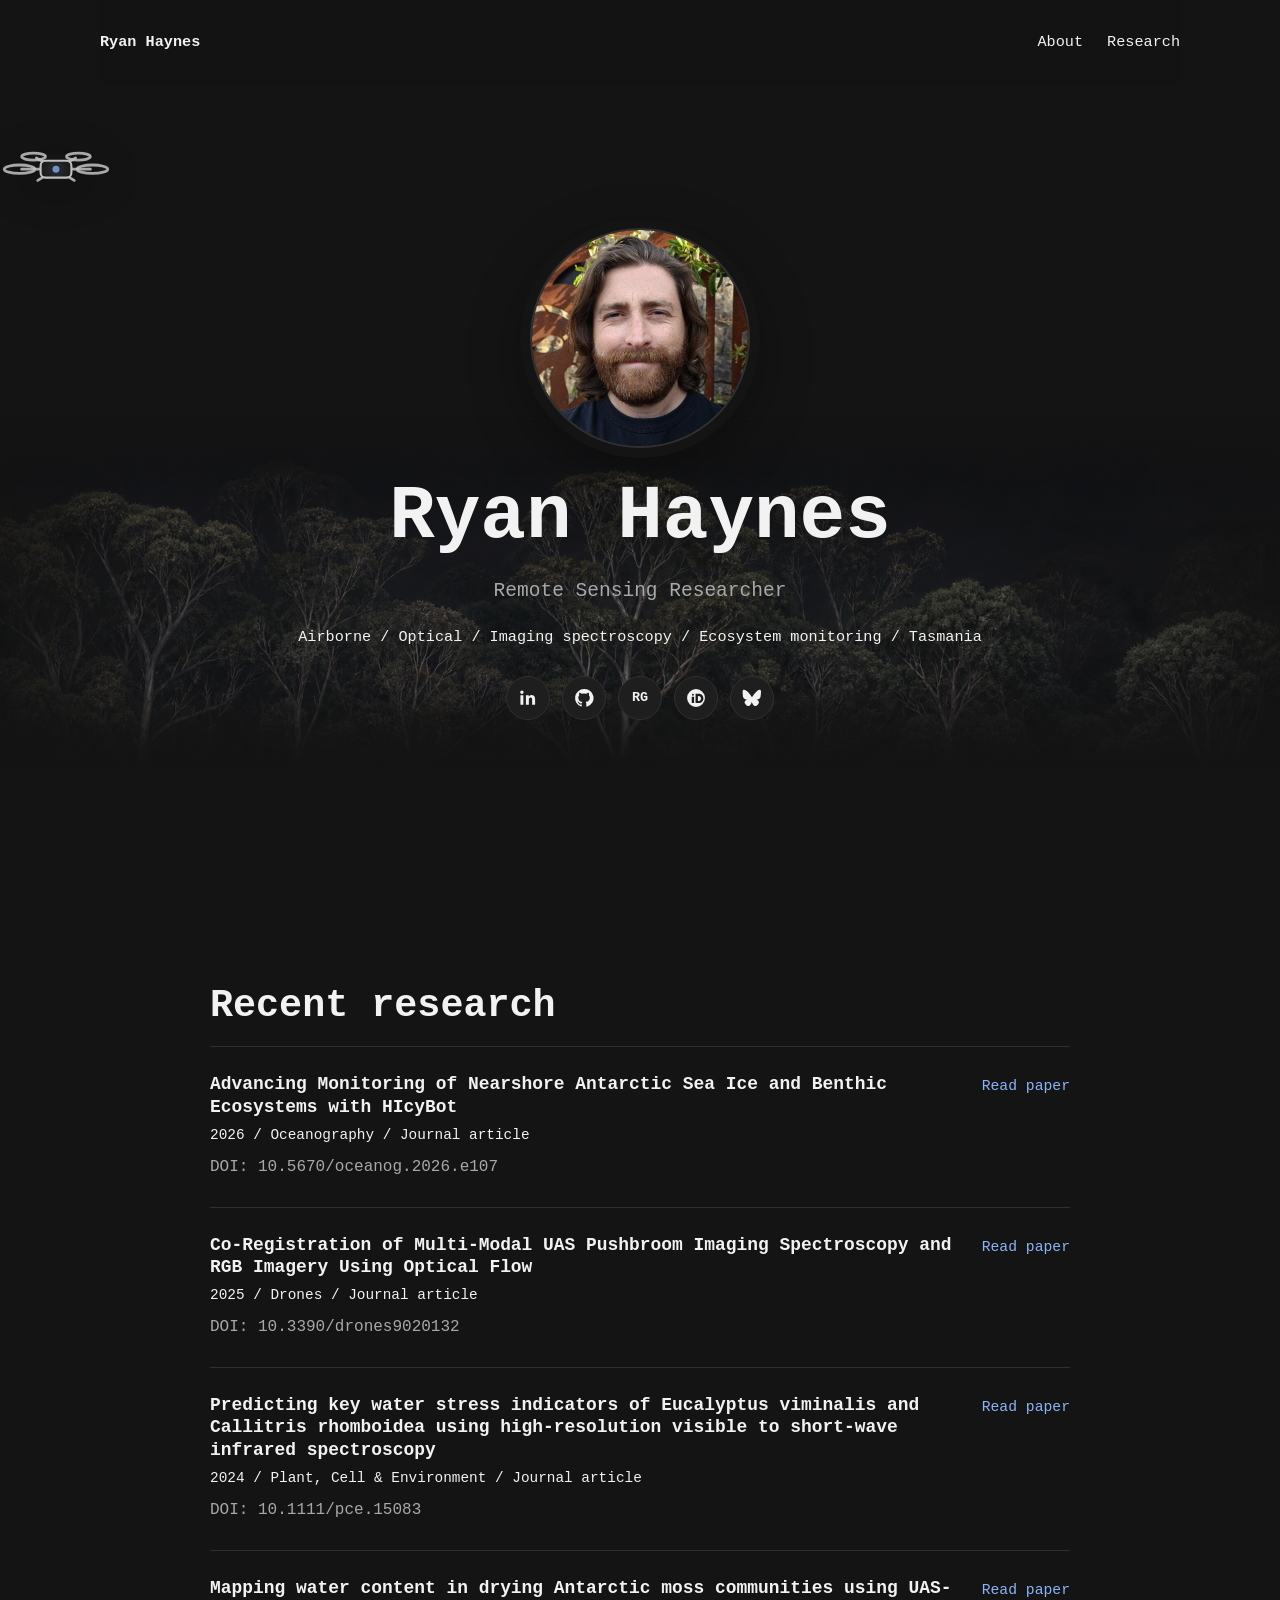
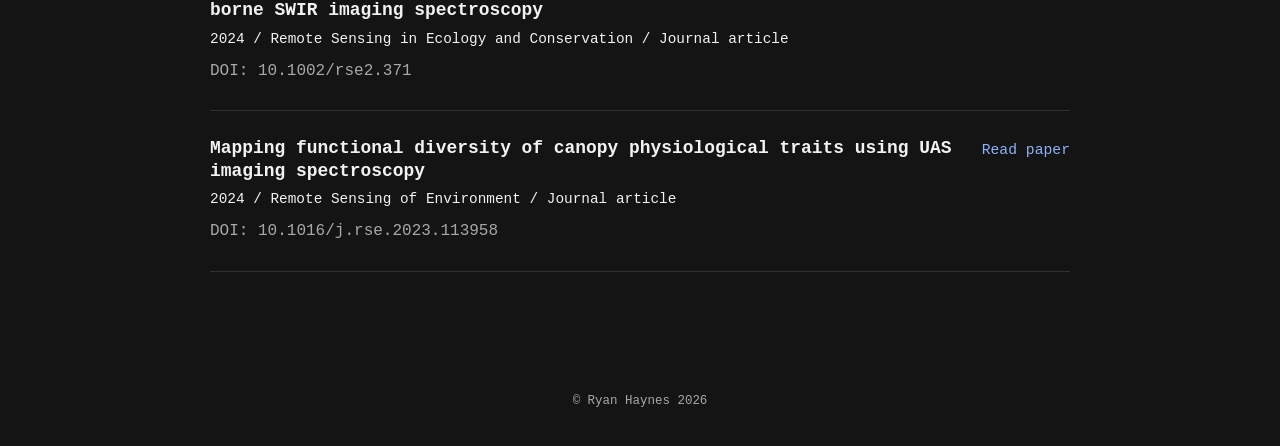
<file: index.html>
<!doctype html>
<html lang="en">
  <head>
    <meta charset="utf-8" />
    <meta name="viewport" content="width=device-width, initial-scale=1" />
    <meta name="description" content="Ryan Haynes is a remote sensing researcher in Tasmania working on airborne optical remote sensing, imaging spectroscopy, hyperspectral data, and ecosystem monitoring." />
    <title>Ryan Haynes | Remote Sensing Researcher Tasmania</title>
    <link rel="stylesheet" href="styles.css" />
  </head>
  <body>
    <header class="site-header">
      <a class="brand" href="#home">Ryan Haynes</a>
      <nav class="top-nav" aria-label="Primary navigation">
        <a href="#home">About</a>
        <a href="#research">Research</a>
      </nav>
    </header>

    <main class="site-shell">
      <section class="intro" id="home" aria-labelledby="name">
        <div class="drone-scene" aria-hidden="true">
          <div class="drone-flight">
            <svg class="drone" viewBox="0 0 160 72" role="img">
              <path class="drone-arm" d="M31 36H129" />
              <path class="drone-arm" d="M80 36L52 20" />
              <path class="drone-arm" d="M80 36L108 20" />
              <path class="drone-arm" d="M80 36L54 52" />
              <path class="drone-arm" d="M80 36L106 52" />
              <rect class="drone-body" x="58" y="24" width="44" height="24" rx="7" />
              <circle class="drone-lens" cx="80" cy="36" r="5" />
              <ellipse class="rotor rotor-left" cx="28" cy="36" rx="22" ry="6" />
              <ellipse class="rotor rotor-right" cx="132" cy="36" rx="22" ry="6" />
              <ellipse class="rotor rotor-top-left" cx="48" cy="18" rx="17" ry="5" />
              <ellipse class="rotor rotor-top-right" cx="112" cy="18" rx="17" ry="5" />
            </svg>
            <span class="laser laser-one"></span>
            <span class="laser laser-two"></span>
            <span class="laser laser-three"></span>
          </div>
        </div>
        <div class="forest-layer" aria-hidden="true"></div>

        <div class="portrait-wrap">
          <img class="portrait" src="assets/profile-photo-web.jpg" alt="Portrait of Ryan Haynes" />
        </div>

        <h1 id="name">Ryan Haynes</h1>
        <p class="summary">
          Remote Sensing Researcher
        </p>
        <p class="keywords">Airborne / Optical / Imaging spectroscopy / Ecosystem monitoring / Tasmania</p>

        <nav class="social-links" aria-label="Social links">
          <a href="https://au.linkedin.com/in/ryan-haynes-460706168/" target="_blank" rel="noreferrer" aria-label="LinkedIn">
            <svg viewBox="0 0 24 24" aria-hidden="true">
              <path d="M6.94 8.94H3.75v10.31h3.19V8.94ZM7.2 5.75a1.85 1.85 0 1 0-3.7 0 1.85 1.85 0 0 0 3.7 0Zm12.55 7.58c0-3.11-1.66-4.56-3.88-4.56a3.35 3.35 0 0 0-3.02 1.66h-.04V8.94H9.75v10.31h3.18v-5.1c0-1.35.25-2.65 1.92-2.65 1.65 0 1.67 1.54 1.67 2.74v5.01h3.23v-5.92Z" />
            </svg>
          </a>
          <a href="https://github.com/RS-Haynes" target="_blank" rel="noreferrer" aria-label="GitHub">
            <svg viewBox="0 0 24 24" aria-hidden="true">
              <path d="M12 2.25a9.75 9.75 0 0 0-3.08 19c.49.09.67-.21.67-.47v-1.72c-2.72.59-3.29-1.17-3.29-1.17-.44-1.13-1.09-1.43-1.09-1.43-.89-.61.07-.6.07-.6.99.07 1.51 1.02 1.51 1.02.88 1.5 2.3 1.07 2.86.82.09-.64.35-1.07.63-1.32-2.17-.25-4.46-1.09-4.46-4.84 0-1.07.38-1.94 1.01-2.62-.1-.25-.44-1.24.1-2.58 0 0 .83-.27 2.69 1a9.28 9.28 0 0 1 4.9 0c1.86-1.27 2.69-1 2.69-1 .54 1.34.2 2.33.1 2.58.63.68 1.01 1.55 1.01 2.62 0 3.76-2.29 4.59-4.47 4.83.36.31.67.91.67 1.84v2.73c0 .26.18.56.68.47A9.75 9.75 0 0 0 12 2.25Z" />
            </svg>
          </a>
          <a href="https://www.researchgate.net/profile/Ryan-Haynes-7" target="_blank" rel="noreferrer" aria-label="ResearchGate">
            <span class="text-icon">RG</span>
          </a>
          <a href="https://orcid.org/0000-0002-2785-2700" target="_blank" rel="noreferrer" aria-label="ORCID">
            <svg viewBox="0 0 24 24" aria-hidden="true">
              <path d="M12 2.25a9.75 9.75 0 1 0 0 19.5 9.75 9.75 0 0 0 0-19.5Zm-3.36 5.1a1.03 1.03 0 1 1 0 2.06 1.03 1.03 0 0 1 0-2.06Zm1.28 10.22H7.35v-6.95h2.57v6.95Zm4.16 0h-2.55V7.45h3.45c3.45 0 5.08 2.47 5.08 5.05 0 2.6-1.86 5.07-5.1 5.07h-.88Zm.61-7.85h-.6v5.58h.49c1.92 0 2.87-1.15 2.87-2.8 0-1.82-1.02-2.78-2.76-2.78Z" />
            </svg>
          </a>
          <a href="https://bsky.app/profile/rshaynes.bsky.social" target="_blank" rel="noreferrer" aria-label="Bluesky">
            <svg viewBox="0 0 24 24" aria-hidden="true">
              <path d="M6.41 4.28C8.67 5.98 11.1 9.43 12 11.28c.9-1.85 3.33-5.3 5.59-7 1.63-1.22 4.26-2.17 4.26.84 0 .6-.35 5.06-.56 5.78-.72 2.57-3.33 3.22-5.66 2.82 4.07.7 5.1 3.01 2.87 5.33-4.24 4.39-6.1-1.1-6.57-2.5-.09-.26-.13-.38-.13-.28 0-.1-.04.02-.13.28-.47 1.4-2.33 6.89-6.57 2.5-2.23-2.32-1.2-4.63 2.87-5.33-2.33.4-4.94-.25-5.66-2.82-.21-.72-.56-5.18-.56-5.78 0-3.01 2.63-2.06 4.26-.84Z" />
            </svg>
          </a>
        </nav>
      </section>

      <section class="research" id="research" aria-labelledby="research-heading">
        <div class="section-heading">
          <h2 id="research-heading">Recent research</h2>
        </div>

        <article class="research-item">
          <div>
            <h3>Advancing Monitoring of Nearshore Antarctic Sea Ice and Benthic Ecosystems with HIcyBot</h3>
            <p class="meta">2026 / Oceanography / Journal article</p>
            <p>DOI: 10.5670/oceanog.2026.e107</p>
          </div>
          <a class="research-link" href="https://doi.org/10.5670/oceanog.2026.e107" target="_blank" rel="noreferrer">Read paper</a>
        </article>

        <article class="research-item">
          <div>
            <h3>Co-Registration of Multi-Modal UAS Pushbroom Imaging Spectroscopy and RGB Imagery Using Optical Flow</h3>
            <p class="meta">2025 / Drones / Journal article</p>
            <p>DOI: 10.3390/drones9020132</p>
          </div>
          <a class="research-link" href="https://doi.org/10.3390/drones9020132" target="_blank" rel="noreferrer">Read paper</a>
        </article>

        <article class="research-item">
          <div>
            <h3>Predicting key water stress indicators of Eucalyptus viminalis and Callitris rhomboidea using high-resolution visible to short-wave infrared spectroscopy</h3>
            <p class="meta">2024 / Plant, Cell &amp; Environment / Journal article</p>
            <p>DOI: 10.1111/pce.15083</p>
          </div>
          <a class="research-link" href="https://doi.org/10.1111/pce.15083" target="_blank" rel="noreferrer">Read paper</a>
        </article>

        <article class="research-item">
          <div>
            <h3>Mapping water content in drying Antarctic moss communities using UAS-borne SWIR imaging spectroscopy</h3>
            <p class="meta">2024 / Remote Sensing in Ecology and Conservation / Journal article</p>
            <p>DOI: 10.1002/rse2.371</p>
          </div>
          <a class="research-link" href="https://doi.org/10.1002/rse2.371" target="_blank" rel="noreferrer">Read paper</a>
        </article>

        <article class="research-item">
          <div>
            <h3>Mapping functional diversity of canopy physiological traits using UAS imaging spectroscopy</h3>
            <p class="meta">2024 / Remote Sensing of Environment / Journal article</p>
            <p>DOI: 10.1016/j.rse.2023.113958</p>
          </div>
          <a class="research-link" href="https://doi.org/10.1016/j.rse.2023.113958" target="_blank" rel="noreferrer">Read paper</a>
        </article>
      </section>
    </main>
    <footer class="site-footer">
      <p>&copy; Ryan Haynes 2026</p>
    </footer>
  </body>
</html>
</file>
<file: styles.css>
:root {
  color-scheme: dark;
  --bg: #141414;
  --text: #f2f2f2;
  --muted: #a8a8a8;
  --line: #303030;
  --accent: #8ab4f8;
  --surface: #1e1e1e;
}

* {
  box-sizing: border-box;
}

html {
  scroll-behavior: smooth;
  overflow-x: hidden;
}

body {
  margin: 0;
  min-height: 100vh;
  overflow-x: hidden;
  background: var(--bg);
  color: var(--text);
  font-family: ui-monospace, SFMono-Regular, Menlo, Monaco, Consolas, "Liberation Mono", "Courier New", monospace;
  line-height: 1.6;
}

a {
  color: inherit;
  text-decoration: none;
}

a:hover,
a:focus-visible {
  color: var(--accent);
}

.site-header {
  position: fixed;
  inset: 0 0 auto;
  z-index: 10;
  display: flex;
  align-items: center;
  justify-content: space-between;
  width: min(100% - 48px, 1080px);
  margin: 0 auto;
  padding: 30px 0;
  background: rgba(20, 20, 20, 0.88);
  backdrop-filter: blur(8px);
}

.brand,
.top-nav a {
  font-size: 0.95rem;
}

.brand {
  font-weight: 700;
}

.top-nav {
  display: flex;
  gap: 24px;
}

.site-shell {
  width: min(100% - 48px, 860px);
  margin: 0 auto;
}

.intro {
  position: relative;
  min-height: 100vh;
  display: flex;
  flex-direction: column;
  align-items: center;
  justify-content: center;
  gap: 18px;
  padding: 120px 0 72px;
  text-align: center;
}

.drone-scene {
  position: absolute;
  z-index: 0;
  top: clamp(132px, 16vh, 198px);
  left: 50%;
  width: 100vw;
  height: min(68vh, 620px);
  transform: translateX(-50%);
  pointer-events: none;
}

.drone-flight {
  position: absolute;
  top: 0;
  left: 0;
  width: 160px;
  height: 100%;
  animation: drone-fly 16s ease-in-out infinite;
}

.drone {
  position: absolute;
  top: 0;
  left: 0;
  width: 112px;
  height: auto;
  color: var(--text);
  opacity: 0.78;
  filter: blur(0.35px) drop-shadow(0 8px 22px rgba(0, 0, 0, 0.5));
  animation: drone-hover 2.8s ease-in-out infinite;
}

.drone-arm,
.rotor {
  fill: none;
  stroke: currentColor;
  stroke-width: 4;
  stroke-linecap: round;
  opacity: 0.86;
}

.drone-body {
  fill: var(--surface);
  stroke: currentColor;
  stroke-width: 3;
}

.drone-lens {
  fill: var(--accent);
  filter: drop-shadow(0 0 8px rgba(138, 180, 248, 0.8));
}

.rotor {
  animation: rotor-spin 0.34s linear infinite;
  transform-box: fill-box;
  transform-origin: center;
}

.laser {
  position: absolute;
  --laser-angle: 0deg;
  top: 52px;
  left: 22px;
  width: 68px;
  height: min(58vh, 520px);
  transform-origin: top center;
  background:
    linear-gradient(90deg, transparent 0%, rgba(138, 180, 248, 0.18) 18%, rgba(138, 180, 248, 0.56) 50%, rgba(138, 180, 248, 0.18) 82%, transparent 100%),
    linear-gradient(180deg, rgba(138, 180, 248, 0.48), rgba(138, 180, 248, 0.2) 45%, transparent 100%);
  clip-path: polygon(48% 0, 52% 0, 100% 100%, 0 100%);
  filter: blur(1.5px);
  opacity: 0;
  animation: laser-pulse 8.5s ease-in-out infinite;
}

.laser-two {
  --laser-angle: 0deg;
  left: 16px;
  width: 80px;
  background:
    linear-gradient(90deg, transparent 0%, rgba(106, 255, 207, 0.14) 16%, rgba(106, 255, 207, 0.42) 50%, rgba(106, 255, 207, 0.14) 84%, transparent 100%),
    linear-gradient(180deg, rgba(106, 255, 207, 0.38), rgba(106, 255, 207, 0.16) 48%, transparent 100%);
  animation-delay: 2.8s;
}

.laser-three {
  --laser-angle: 0deg;
  left: 28px;
  width: 56px;
  background:
    linear-gradient(90deg, transparent 0%, rgba(255, 111, 145, 0.14) 20%, rgba(255, 111, 145, 0.42) 50%, rgba(255, 111, 145, 0.14) 80%, transparent 100%),
    linear-gradient(180deg, rgba(255, 111, 145, 0.38), rgba(255, 111, 145, 0.16) 48%, transparent 100%);
  animation-delay: 5.6s;
}

.forest-layer {
  position: absolute;
  z-index: 0;
  left: 50%;
  bottom: 14%;
  width: min(122vw, 1380px);
  height: clamp(210px, 28vw, 360px);
  transform: translateX(-50%);
  background:
    linear-gradient(180deg, rgba(20, 20, 20, 0) 0%, rgba(20, 20, 20, 0.18) 72%, var(--bg) 100%),
    linear-gradient(90deg, var(--bg) 0%, rgba(20, 20, 20, 0) 14%, rgba(20, 20, 20, 0) 86%, var(--bg) 100%),
    url("assets/eucalyptus-forest-bg.png") center top / cover no-repeat;
  opacity: 0.9;
  filter: blur(0.5px) saturate(0.9) brightness(0.9);
  pointer-events: none;
  mask-image: linear-gradient(180deg, transparent 0%, #000 22%, #000 76%, transparent 100%);
}

.portrait-wrap {
  position: relative;
  z-index: 2;
  width: clamp(160px, 24vw, 220px);
  aspect-ratio: 1;
  margin-bottom: 12px;
}

.portrait {
  display: block;
  width: 100%;
  height: 100%;
  object-fit: cover;
  border-radius: 50%;
  border: 2px solid var(--line);
  background: var(--surface);
  box-shadow: 0 0 0 10px var(--bg), 0 18px 60px rgba(0, 0, 0, 0.42);
}

@keyframes drone-fly {
  0% {
    transform: translateX(0) scaleX(1);
  }

  46% {
    transform: translateX(calc(100vw - 160px)) scaleX(1);
  }

  50% {
    transform: translateX(calc(100vw - 160px)) scaleX(-1);
  }

  96% {
    transform: translateX(0) scaleX(-1);
  }

  100% {
    transform: translateX(0) scaleX(1);
  }
}

@keyframes drone-hover {
  0%,
  100% {
    transform: translateY(0) rotate(-1deg);
  }

  50% {
    transform: translateY(7px) rotate(1deg);
  }
}

@keyframes rotor-spin {
  to {
    transform: rotate(180deg);
  }
}

@keyframes laser-pulse {
  0%,
  46%,
  100% {
    opacity: 0;
    transform: rotate(var(--laser-angle)) scaleY(0.08);
  }

  53% {
    opacity: 0.9;
    transform: rotate(var(--laser-angle)) scaleY(1);
  }

  66% {
    opacity: 0.16;
    transform: rotate(var(--laser-angle)) scaleY(0.76);
  }
}

h1,
h2,
h3,
p {
  margin-top: 0;
}

h1 {
  position: relative;
  z-index: 2;
  margin-bottom: 0;
  font-size: clamp(2.35rem, 7vw, 4.75rem);
  line-height: 1.05;
  font-weight: 700;
  letter-spacing: 0;
}

.summary {
  position: relative;
  z-index: 2;
  max-width: 640px;
  margin-bottom: 0;
  color: var(--muted);
  font-size: clamp(1rem, 2vw, 1.22rem);
}

.keywords {
  position: relative;
  z-index: 2;
  margin-bottom: 8px;
  color: var(--text);
  font-size: 0.95rem;
}

.social-links {
  position: relative;
  z-index: 2;
  display: flex;
  flex-wrap: wrap;
  justify-content: center;
  gap: 12px;
}

.social-links a {
  display: inline-grid;
  place-items: center;
  width: 44px;
  height: 44px;
  border: 1px solid var(--line);
  border-radius: 50%;
  background: var(--surface);
  font-size: 0.84rem;
  font-weight: 700;
}

.social-links svg {
  width: 22px;
  height: 22px;
  fill: currentColor;
}

.text-icon {
  line-height: 1;
}

.social-links a:hover,
.social-links a:focus-visible {
  border-color: currentColor;
}

.research {
  padding: 84px 0 120px;
}

.section-heading {
  margin-bottom: 18px;
}

h2 {
  margin-bottom: 0;
  font-size: clamp(1.75rem, 4vw, 2.4rem);
  line-height: 1.15;
  font-weight: 700;
  letter-spacing: 0;
}

.research-item {
  display: grid;
  grid-template-columns: minmax(0, 1fr) auto;
  align-items: start;
  gap: 24px;
  padding: 26px 0;
  border-top: 1px solid var(--line);
}

.research-item:last-child {
  border-bottom: 1px solid var(--line);
}

.research-item h3 {
  margin-bottom: 6px;
  font-size: 1.12rem;
  font-weight: 700;
  line-height: 1.25;
}

.research-item p {
  max-width: 680px;
  margin-bottom: 0;
  color: var(--muted);
}

.research-item .meta {
  margin-bottom: 8px;
  color: var(--text);
  font-size: 0.9rem;
}

.research-link {
  padding-top: 2px;
  color: var(--accent);
  font-size: 0.92rem;
  white-space: nowrap;
}

.site-footer {
  width: min(100% - 48px, 860px);
  margin: 0 auto;
  padding: 0 0 34px;
  color: var(--muted);
  text-align: center;
  font-size: 0.78rem;
}

.site-footer p {
  margin: 0;
}

@media (max-width: 700px) {
  .site-header {
    left: 0;
    right: 0;
    width: 100%;
    max-width: 100vw;
    margin: 0;
    padding: 16px 12px;
    gap: 10px;
  }

  .brand,
  .top-nav a {
    font-size: 0.78rem;
    line-height: 1.2;
  }

  .top-nav {
    flex: 0 0 auto;
    gap: 12px;
    margin-left: auto;
  }

  .site-shell {
    width: min(100% - 24px, 860px);
  }

  .intro {
    overflow: hidden;
    min-height: 100svh;
    gap: 12px;
    padding: 94px 0 58px;
    justify-content: center;
  }

  .portrait-wrap {
    width: min(44vw, 156px);
    margin-bottom: 8px;
  }

  .portrait {
    box-shadow: 0 0 0 7px var(--bg), 0 16px 42px rgba(0, 0, 0, 0.38);
  }

  .drone-scene {
    top: 60px;
    height: 45vh;
    opacity: 0.7;
  }

  .drone {
    width: 70px;
    opacity: 0.58;
  }

  .laser {
    top: 34px;
    left: 13px;
    width: 44px;
    height: 34vh;
    filter: blur(2.4px);
  }

  .laser-two {
    left: 10px;
    width: 50px;
  }

  .laser-three {
    left: 16px;
    width: 38px;
  }

  .forest-layer {
    bottom: 22%;
    width: 124vw;
    height: 210px;
    background:
      linear-gradient(180deg, rgba(20, 20, 20, 0) 0%, rgba(20, 20, 20, 0.1) 72%, var(--bg) 100%),
      linear-gradient(90deg, var(--bg) 0%, rgba(20, 20, 20, 0) 10%, rgba(20, 20, 20, 0) 90%, var(--bg) 100%),
      url("assets/eucalyptus-forest-bg.png") center top / cover no-repeat;
    opacity: 0.9;
    filter: blur(0.5px) saturate(0.9) brightness(0.9);
  }

  h1 {
    font-size: clamp(2.25rem, 13vw, 3.35rem);
    line-height: 1;
  }

  .summary {
    font-size: 0.98rem;
  }

  .keywords {
    max-width: 310px;
    font-size: 0.78rem;
    line-height: 1.45;
  }

  .social-links {
    max-width: 300px;
    gap: 10px;
  }

  .social-links a {
    width: 40px;
    height: 40px;
  }

  .social-links svg {
    width: 20px;
    height: 20px;
  }

  .research {
    padding: 52px 0 80px;
  }

  h2 {
    font-size: 1.75rem;
  }

  .research-item {
    grid-template-columns: 1fr;
    gap: 10px;
    padding: 22px 0;
  }

  .research-item h3 {
    font-size: 1rem;
    line-height: 1.35;
  }

  .research-item .meta,
  .research-item p,
  .research-link {
    font-size: 0.82rem;
  }

  .research-link {
    justify-self: start;
  }

  .site-footer {
    width: min(100% - 24px, 860px);
    padding-bottom: 28px;
  }
}

@media (max-width: 380px) {
  .brand {
    max-width: 96px;
    overflow: hidden;
    text-overflow: ellipsis;
    white-space: nowrap;
  }

  .brand,
  .top-nav a {
    font-size: 0.72rem;
  }

  .top-nav {
    gap: 7px;
  }

  .intro {
    padding-top: 86px;
  }

  .portrait-wrap {
    width: 138px;
  }

  .social-links {
    max-width: 260px;
  }
}

@media (prefers-reduced-motion: reduce) {
  .drone-flight,
  .drone,
  .rotor,
  .laser {
    animation: none;
  }

  .laser {
    display: none;
  }
}
</file>
